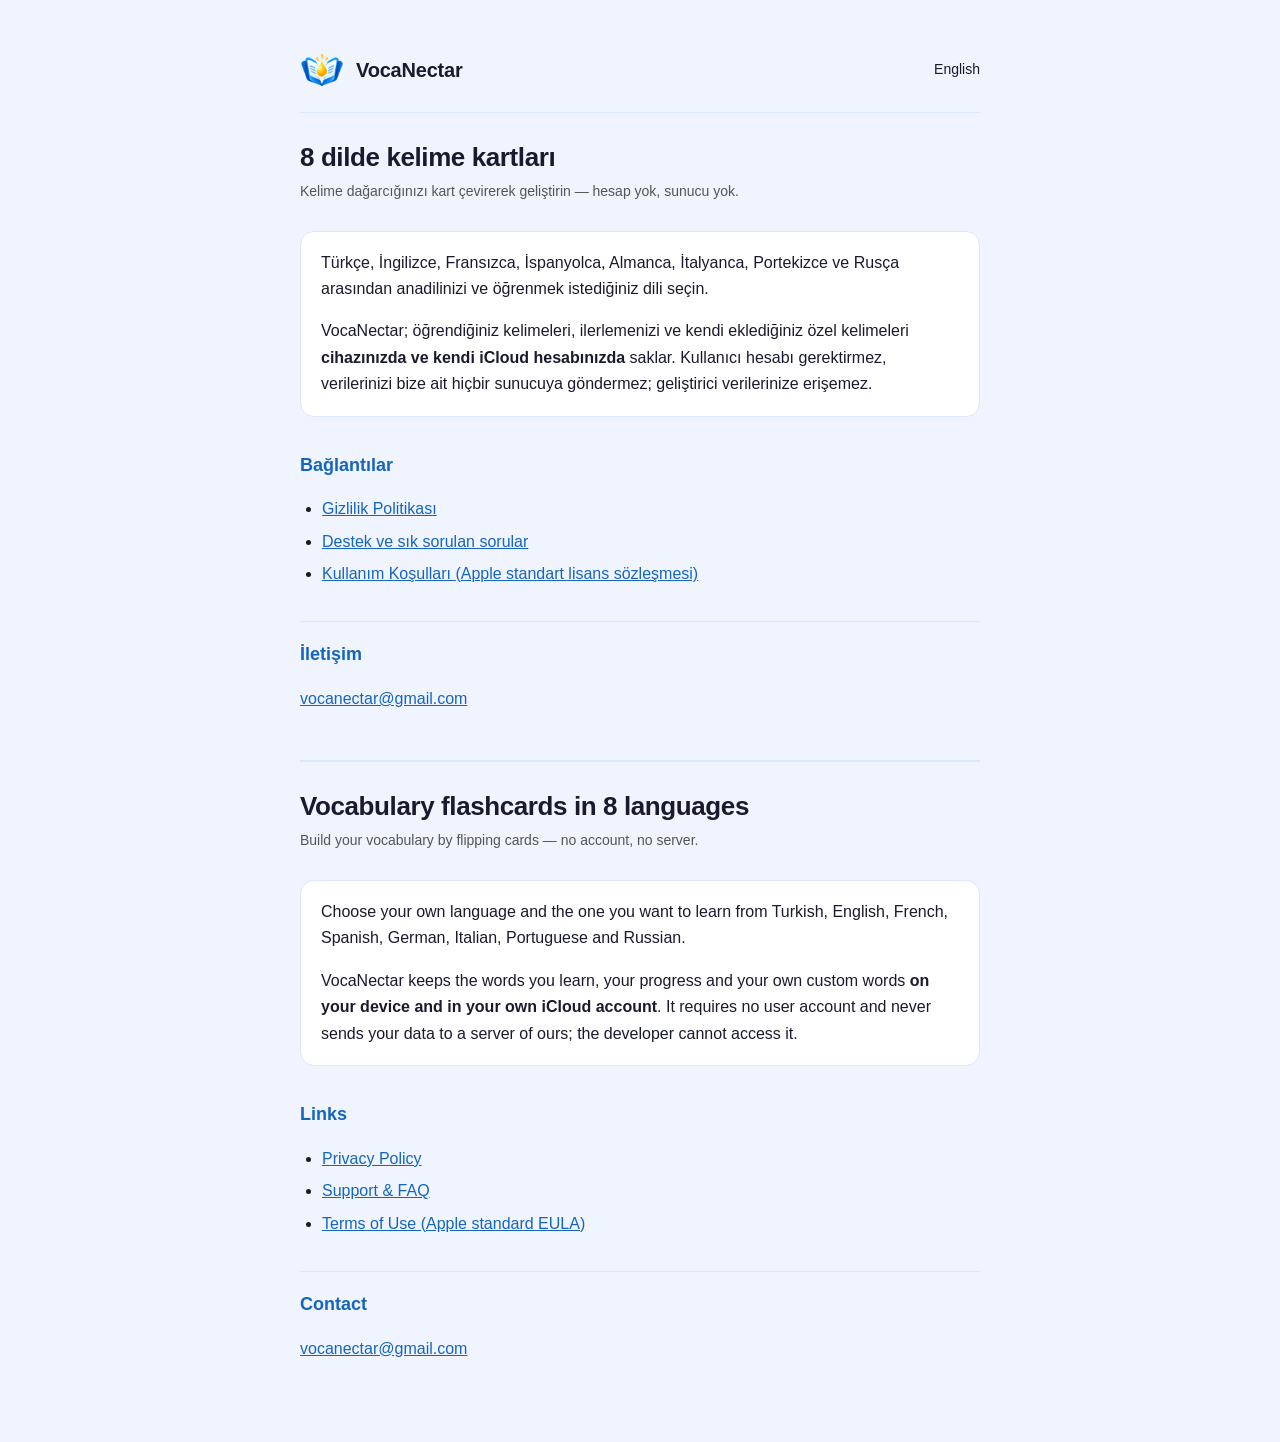
<file: langu/index.html>
<!doctype html>
<html lang="tr">
<head>
<meta charset="utf-8">
<meta name="viewport" content="width=device-width, initial-scale=1">
<title>VocaNectar — 8 Dilde Kelime Kartları</title>
<meta name="description" content="VocaNectar, 8 dilde kelime dağarcığınızı kart yöntemiyle geliştiren bir mobil uygulamadır. Verileriniz cihazınızda ve kendi iCloud hesabınızda saklanır.">
<link rel="alternate" hreflang="tr" href="index.html">
<link rel="alternate" hreflang="en" href="en/index.html">
<link rel="icon" type="image/png" href="logo.png">
<link rel="stylesheet" href="style.css">
</head>
<body>
<div class="wrap">

<header class="brand">
  <img class="mark" src="logo.png" alt="" width="44" height="44">
  <span class="brand-name">VocaNectar</span>
  <a class="lang-switch" href="en/index.html" hreflang="en" lang="en">English</a>
</header>

<h1>8 dilde kelime kartları</h1>
<p class="meta">Kelime dağarcığınızı kart çevirerek geliştirin — hesap yok, sunucu yok.</p>

<div class="card">
  <p>Türkçe, İngilizce, Fransızca, İspanyolca, Almanca, İtalyanca, Portekizce ve
  Rusça arasından anadilinizi ve öğrenmek istediğiniz dili seçin.</p>
  <p>VocaNectar; öğrendiğiniz kelimeleri, ilerlemenizi ve kendi eklediğiniz özel
  kelimeleri <strong>cihazınızda ve kendi iCloud hesabınızda</strong> saklar.
  Kullanıcı hesabı gerektirmez, verilerinizi bize ait hiçbir sunucuya göndermez;
  geliştirici verilerinize erişemez.</p>
</div>

<h2>Bağlantılar</h2>
<ul>
  <li><a href="privacy.html">Gizlilik Politikası</a></li>
  <li><a href="support.html">Destek ve sık sorulan sorular</a></li>
  <li><a href="https://www.apple.com/legal/internet-services/itunes/dev/stdeula/">Kullanım Koşulları (Apple standart lisans sözleşmesi)</a></li>
</ul>

<h2>İletişim</h2>
<p><a href="mailto:vocanectar@gmail.com">vocanectar@gmail.com</a></p>

<div class="lang-sep" lang="en">
<h1>Vocabulary flashcards in 8 languages</h1>
<p class="meta">Build your vocabulary by flipping cards — no account, no server.</p>

<div class="card">
  <p>Choose your own language and the one you want to learn from Turkish, English,
  French, Spanish, German, Italian, Portuguese and Russian.</p>
  <p>VocaNectar keeps the words you learn, your progress and your own custom words
  <strong>on your device and in your own iCloud account</strong>. It requires no user
  account and never sends your data to a server of ours; the developer cannot access
  it.</p>
</div>

<h2>Links</h2>
<ul>
  <li><a href="privacy.html">Privacy Policy</a></li>
  <li><a href="support.html">Support &amp; FAQ</a></li>
  <li><a href="https://www.apple.com/legal/internet-services/itunes/dev/stdeula/">Terms of Use (Apple standard EULA)</a></li>
</ul>

<h2>Contact</h2>
<p><a href="mailto:vocanectar@gmail.com">vocanectar@gmail.com</a></p>
</div>

</div>
</body>
</html>
</file>
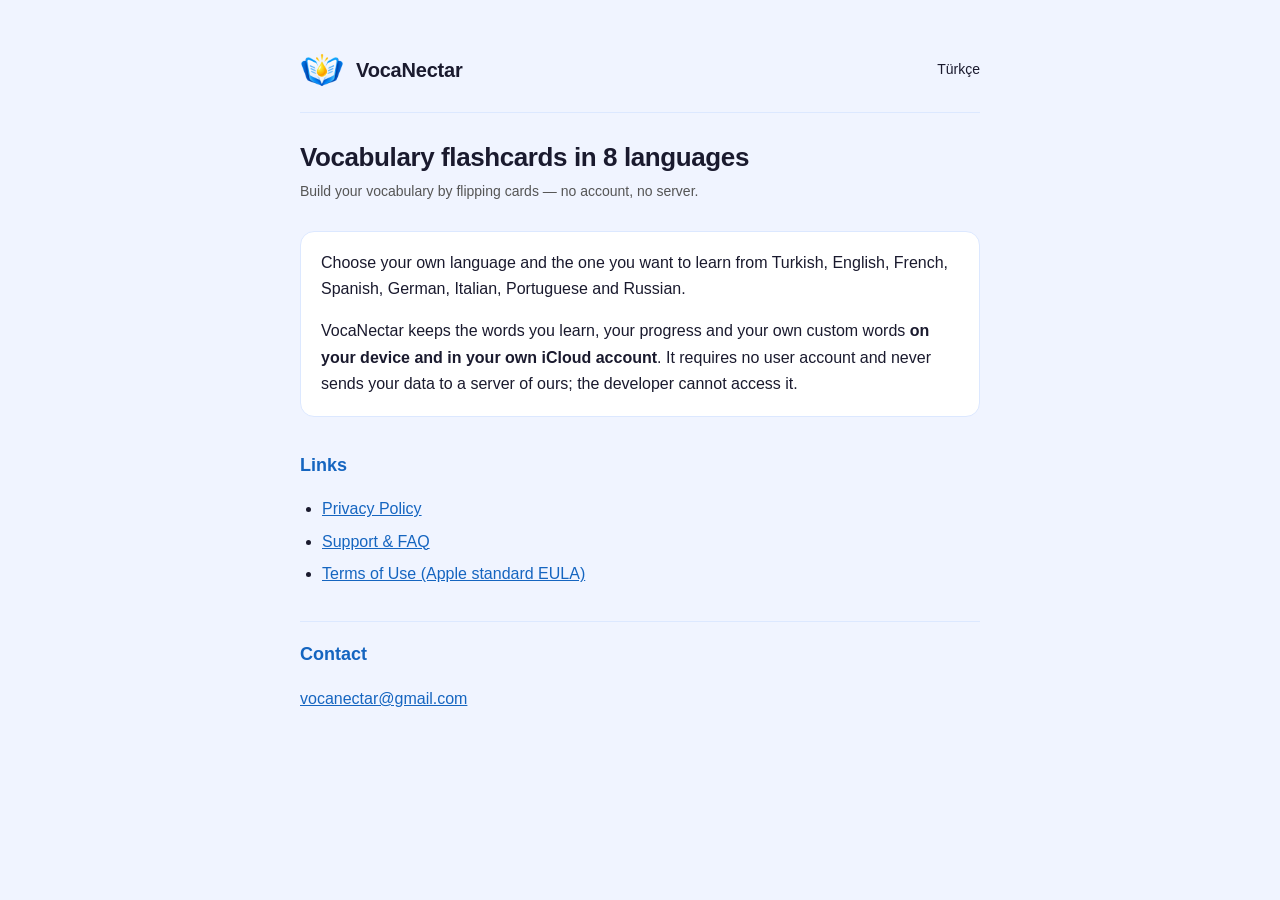
<file: langu/en/index.html>
<!doctype html>
<html lang="en">
<head>
<meta charset="utf-8">
<meta name="viewport" content="width=device-width, initial-scale=1">
<title>VocaNectar — Vocabulary Flashcards in 8 Languages</title>
<meta name="description" content="VocaNectar is a mobile app that builds your vocabulary in 8 languages with flashcards. Your data stays on your device and in your own iCloud account.">
<link rel="alternate" hreflang="tr" href="../index.html">
<link rel="alternate" hreflang="en" href="index.html">
<link rel="icon" type="image/png" href="../logo.png">
<link rel="stylesheet" href="../style.css">
</head>
<body>
<div class="wrap">

<header class="brand">
  <img class="mark" src="../logo.png" alt="" width="44" height="44">
  <span class="brand-name">VocaNectar</span>
  <a class="lang-switch" href="../index.html" hreflang="tr" lang="tr">Türkçe</a>
</header>

<h1>Vocabulary flashcards in 8 languages</h1>
<p class="meta">Build your vocabulary by flipping cards — no account, no server.</p>

<div class="card">
  <p>Choose your own language and the one you want to learn from Turkish, English,
  French, Spanish, German, Italian, Portuguese and Russian.</p>
  <p>VocaNectar keeps the words you learn, your progress and your own custom words
  <strong>on your device and in your own iCloud account</strong>. It requires no user
  account and never sends your data to a server of ours; the developer cannot access
  it.</p>
</div>

<h2>Links</h2>
<ul>
  <li><a href="privacy.html">Privacy Policy</a></li>
  <li><a href="support.html">Support &amp; FAQ</a></li>
  <li><a href="https://www.apple.com/legal/internet-services/itunes/dev/stdeula/">Terms of Use (Apple standard EULA)</a></li>
</ul>

<h2>Contact</h2>
<p><a href="mailto:vocanectar@gmail.com">vocanectar@gmail.com</a></p>

</div>
</body>
</html>
</file>
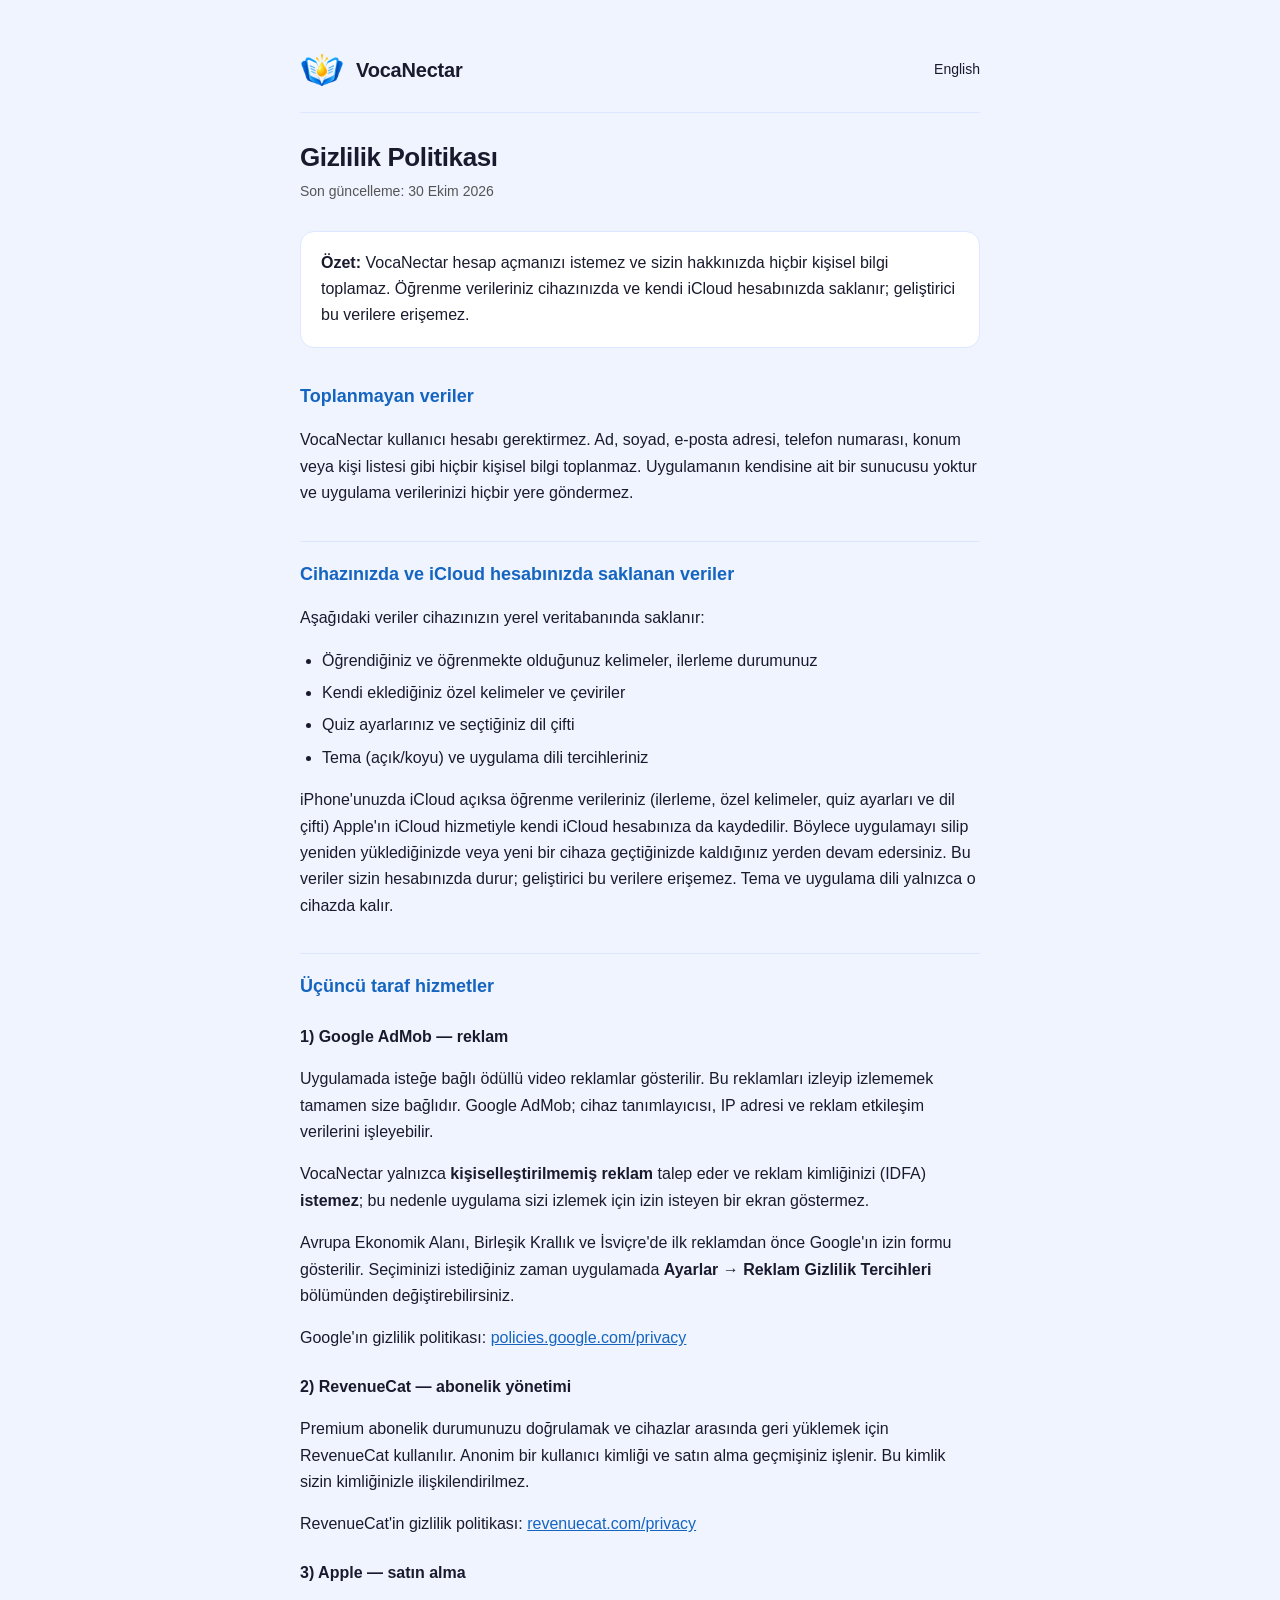
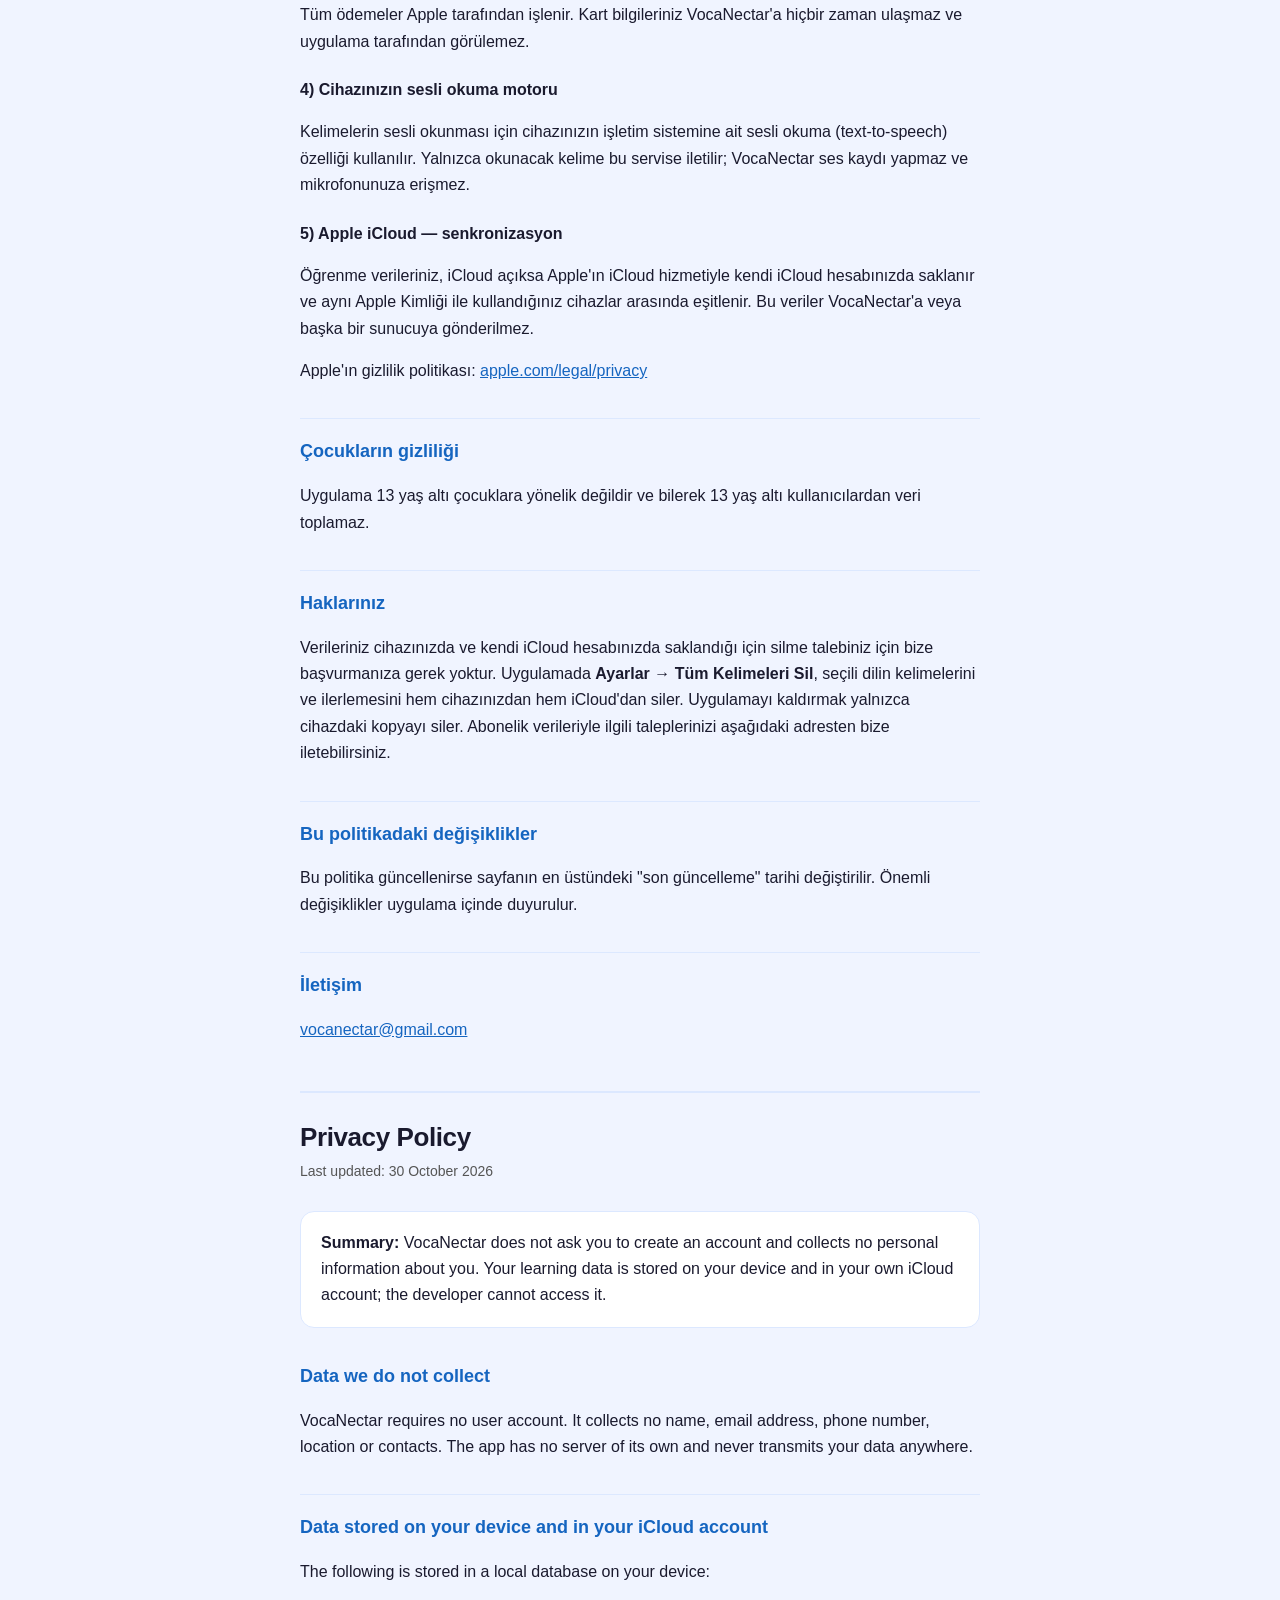
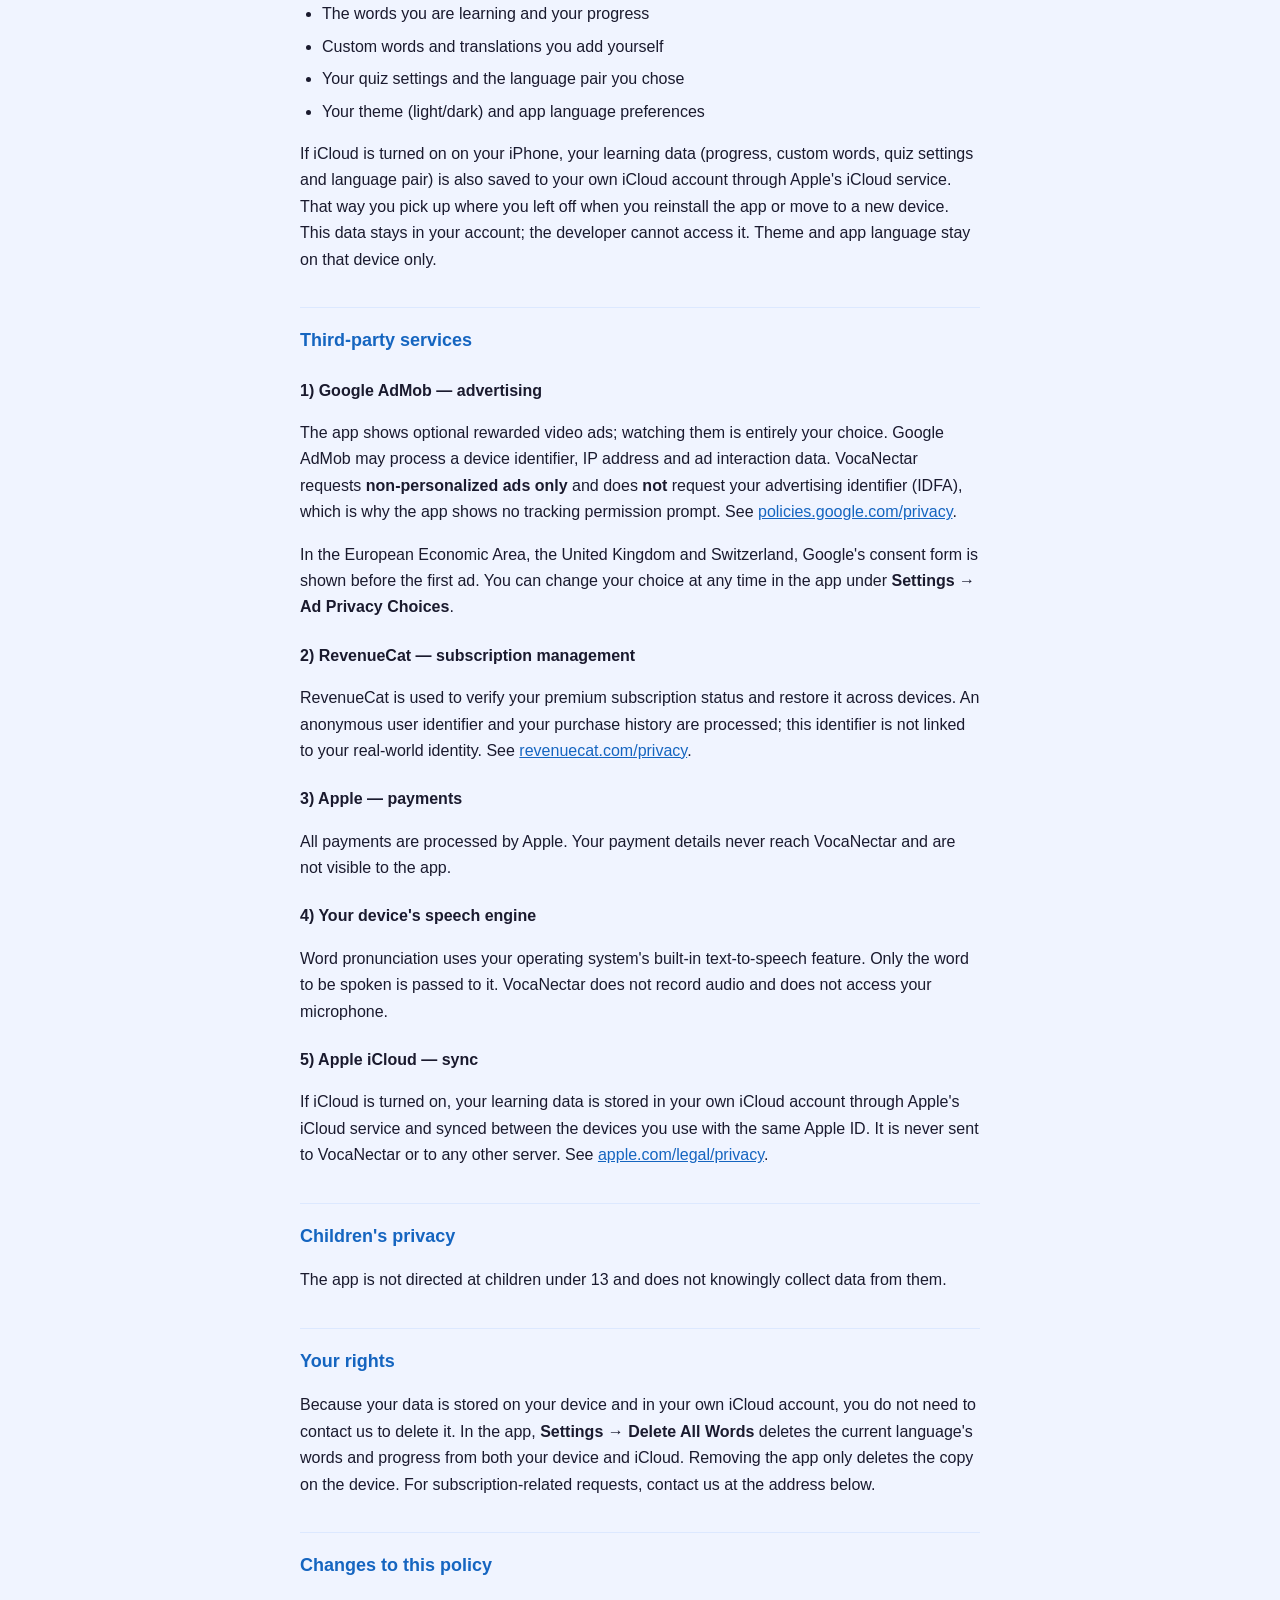
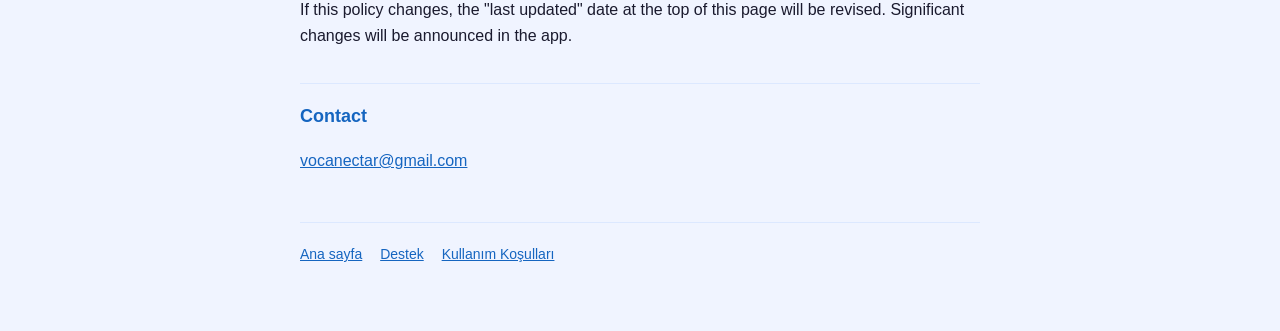
<file: langu/privacy.html>
<!doctype html>
<html lang="tr">
<head>
<meta charset="utf-8">
<meta name="viewport" content="width=device-width, initial-scale=1">
<title>Gizlilik Politikası — VocaNectar</title>
<link rel="alternate" hreflang="tr" href="privacy.html">
<link rel="alternate" hreflang="en" href="en/privacy.html">
<link rel="icon" type="image/png" href="logo.png">
<link rel="stylesheet" href="style.css">
</head>
<body>
<div class="wrap">

<header class="brand">
  <img class="mark" src="logo.png" alt="" width="44" height="44">
  <a href="index.html"><span class="brand-name">VocaNectar</span></a>
  <a class="lang-switch" href="en/privacy.html" hreflang="en" lang="en">English</a>
</header>

<h1>Gizlilik Politikası</h1>
<p class="meta">Son güncelleme: 30 Ekim 2026</p>

<div class="card">
  <p><strong>Özet:</strong> VocaNectar hesap açmanızı istemez ve sizin hakkınızda
  hiçbir kişisel bilgi toplamaz. Öğrenme verileriniz cihazınızda ve kendi iCloud
  hesabınızda saklanır; geliştirici bu verilere erişemez.</p>
</div>

<h2>Toplanmayan veriler</h2>
<p>VocaNectar kullanıcı hesabı gerektirmez. Ad, soyad, e-posta adresi, telefon
numarası, konum veya kişi listesi gibi hiçbir kişisel bilgi toplanmaz. Uygulamanın
kendisine ait bir sunucusu yoktur ve uygulama verilerinizi hiçbir yere göndermez.</p>

<h2>Cihazınızda ve iCloud hesabınızda saklanan veriler</h2>
<p>Aşağıdaki veriler cihazınızın yerel veritabanında saklanır:</p>
<ul>
  <li>Öğrendiğiniz ve öğrenmekte olduğunuz kelimeler, ilerleme durumunuz</li>
  <li>Kendi eklediğiniz özel kelimeler ve çeviriler</li>
  <li>Quiz ayarlarınız ve seçtiğiniz dil çifti</li>
  <li>Tema (açık/koyu) ve uygulama dili tercihleriniz</li>
</ul>
<p>iPhone'unuzda iCloud açıksa öğrenme verileriniz (ilerleme, özel kelimeler, quiz
ayarları ve dil çifti) Apple'ın iCloud hizmetiyle kendi iCloud hesabınıza da
kaydedilir. Böylece uygulamayı silip yeniden yüklediğinizde veya yeni bir cihaza
geçtiğinizde kaldığınız yerden devam edersiniz. Bu veriler sizin hesabınızda durur;
geliştirici bu verilere erişemez. Tema ve uygulama dili yalnızca o cihazda kalır.</p>

<h2>Üçüncü taraf hizmetler</h2>

<h3>1) Google AdMob — reklam</h3>
<p>Uygulamada isteğe bağlı ödüllü video reklamlar gösterilir. Bu reklamları
izleyip izlememek tamamen size bağlıdır. Google AdMob; cihaz tanımlayıcısı,
IP adresi ve reklam etkileşim verilerini işleyebilir.</p>
<p>VocaNectar yalnızca <strong>kişiselleştirilmemiş reklam</strong> talep eder ve
reklam kimliğinizi (IDFA) <strong>istemez</strong>; bu nedenle uygulama sizi
izlemek için izin isteyen bir ekran göstermez.</p>
<p>Avrupa Ekonomik Alanı, Birleşik Krallık ve İsviçre'de ilk reklamdan önce
Google'ın izin formu gösterilir. Seçiminizi istediğiniz zaman uygulamada
<strong>Ayarlar → Reklam Gizlilik Tercihleri</strong> bölümünden
değiştirebilirsiniz.</p>
<p>Google'ın gizlilik politikası:
<a href="https://policies.google.com/privacy">policies.google.com/privacy</a></p>

<h3>2) RevenueCat — abonelik yönetimi</h3>
<p>Premium abonelik durumunuzu doğrulamak ve cihazlar arasında geri yüklemek için
RevenueCat kullanılır. Anonim bir kullanıcı kimliği ve satın alma geçmişiniz
işlenir. Bu kimlik sizin kimliğinizle ilişkilendirilmez.</p>
<p>RevenueCat'in gizlilik politikası:
<a href="https://www.revenuecat.com/privacy">revenuecat.com/privacy</a></p>

<h3>3) Apple — satın alma</h3>
<p>Tüm ödemeler Apple tarafından işlenir. Kart bilgileriniz VocaNectar'a hiçbir
zaman ulaşmaz ve uygulama tarafından görülemez.</p>

<h3>4) Cihazınızın sesli okuma motoru</h3>
<p>Kelimelerin sesli okunması için cihazınızın işletim sistemine ait sesli okuma
(text-to-speech) özelliği kullanılır. Yalnızca okunacak kelime bu servise
iletilir; VocaNectar ses kaydı yapmaz ve mikrofonunuza erişmez.</p>

<h3>5) Apple iCloud — senkronizasyon</h3>
<p>Öğrenme verileriniz, iCloud açıksa Apple'ın iCloud hizmetiyle kendi iCloud
hesabınızda saklanır ve aynı Apple Kimliği ile kullandığınız cihazlar arasında
eşitlenir. Bu veriler VocaNectar'a veya başka bir sunucuya gönderilmez.</p>
<p>Apple'ın gizlilik politikası:
<a href="https://www.apple.com/legal/privacy/">apple.com/legal/privacy</a></p>

<h2>Çocukların gizliliği</h2>
<p>Uygulama 13 yaş altı çocuklara yönelik değildir ve bilerek 13 yaş altı
kullanıcılardan veri toplamaz.</p>

<h2>Haklarınız</h2>
<p>Verileriniz cihazınızda ve kendi iCloud hesabınızda saklandığı için silme
talebiniz için bize başvurmanıza gerek yoktur. Uygulamada
<strong>Ayarlar → Tüm Kelimeleri Sil</strong>, seçili dilin kelimelerini ve
ilerlemesini hem cihazınızdan hem iCloud'dan siler. Uygulamayı kaldırmak yalnızca
cihazdaki kopyayı siler.
Abonelik verileriyle ilgili taleplerinizi aşağıdaki adresten bize iletebilirsiniz.</p>

<h2>Bu politikadaki değişiklikler</h2>
<p>Bu politika güncellenirse sayfanın en üstündeki "son güncelleme" tarihi
değiştirilir. Önemli değişiklikler uygulama içinde duyurulur.</p>

<h2>İletişim</h2>
<p><a href="mailto:vocanectar@gmail.com">vocanectar@gmail.com</a></p>

<!-- ------------------------------------------------------------------ -->

<div class="lang-sep" lang="en">
<h1>Privacy Policy</h1>
<p class="meta">Last updated: 30 October 2026</p>

<div class="card">
  <p><strong>Summary:</strong> VocaNectar does not ask you to create an account and
  collects no personal information about you. Your learning data is stored on your
  device and in your own iCloud account; the developer cannot access it.</p>
</div>

<h2>Data we do not collect</h2>
<p>VocaNectar requires no user account. It collects no name, email address, phone
number, location or contacts. The app has no server of its own and never transmits
your data anywhere.</p>

<h2>Data stored on your device and in your iCloud account</h2>
<p>The following is stored in a local database on your device:</p>
<ul>
  <li>The words you are learning and your progress</li>
  <li>Custom words and translations you add yourself</li>
  <li>Your quiz settings and the language pair you chose</li>
  <li>Your theme (light/dark) and app language preferences</li>
</ul>
<p>If iCloud is turned on on your iPhone, your learning data (progress, custom words,
quiz settings and language pair) is also saved to your own iCloud account through
Apple's iCloud service. That way you pick up where you left off when you reinstall
the app or move to a new device. This data stays in your account; the developer
cannot access it. Theme and app language stay on that device only.</p>

<h2>Third-party services</h2>

<h3>1) Google AdMob — advertising</h3>
<p>The app shows optional rewarded video ads; watching them is entirely your choice.
Google AdMob may process a device identifier, IP address and ad interaction data.
VocaNectar requests <strong>non-personalized ads only</strong> and does
<strong>not</strong> request your advertising identifier (IDFA), which is why the
app shows no tracking permission prompt.
See <a href="https://policies.google.com/privacy">policies.google.com/privacy</a>.</p>
<p>In the European Economic Area, the United Kingdom and Switzerland, Google's
consent form is shown before the first ad. You can change your choice at any time
in the app under <strong>Settings → Ad Privacy Choices</strong>.</p>

<h3>2) RevenueCat — subscription management</h3>
<p>RevenueCat is used to verify your premium subscription status and restore it
across devices. An anonymous user identifier and your purchase history are
processed; this identifier is not linked to your real-world identity.
See <a href="https://www.revenuecat.com/privacy">revenuecat.com/privacy</a>.</p>

<h3>3) Apple — payments</h3>
<p>All payments are processed by Apple. Your payment details never reach
VocaNectar and are not visible to the app.</p>

<h3>4) Your device's speech engine</h3>
<p>Word pronunciation uses your operating system's built-in text-to-speech feature.
Only the word to be spoken is passed to it. VocaNectar does not record audio and
does not access your microphone.</p>

<h3>5) Apple iCloud — sync</h3>
<p>If iCloud is turned on, your learning data is stored in your own iCloud account
through Apple's iCloud service and synced between the devices you use with the same
Apple ID. It is never sent to VocaNectar or to any other server.
See <a href="https://www.apple.com/legal/privacy/">apple.com/legal/privacy</a>.</p>

<h2>Children's privacy</h2>
<p>The app is not directed at children under 13 and does not knowingly collect
data from them.</p>

<h2>Your rights</h2>
<p>Because your data is stored on your device and in your own iCloud account, you
do not need to contact us to delete it. In the app,
<strong>Settings → Delete All Words</strong> deletes the current language's words and
progress from both your device and iCloud. Removing the app only deletes the copy on
the device. For subscription-related requests, contact us at the address below.</p>

<h2>Changes to this policy</h2>
<p>If this policy changes, the "last updated" date at the top of this page will be
revised. Significant changes will be announced in the app.</p>

<h2>Contact</h2>
<p><a href="mailto:vocanectar@gmail.com">vocanectar@gmail.com</a></p>
</div>

<footer>
  <a href="index.html">Ana sayfa</a>
  <a href="support.html">Destek</a>
  <a href="https://www.apple.com/legal/internet-services/itunes/dev/stdeula/">Kullanım Koşulları</a>
</footer>

</div>
</body>
</html>
</file>
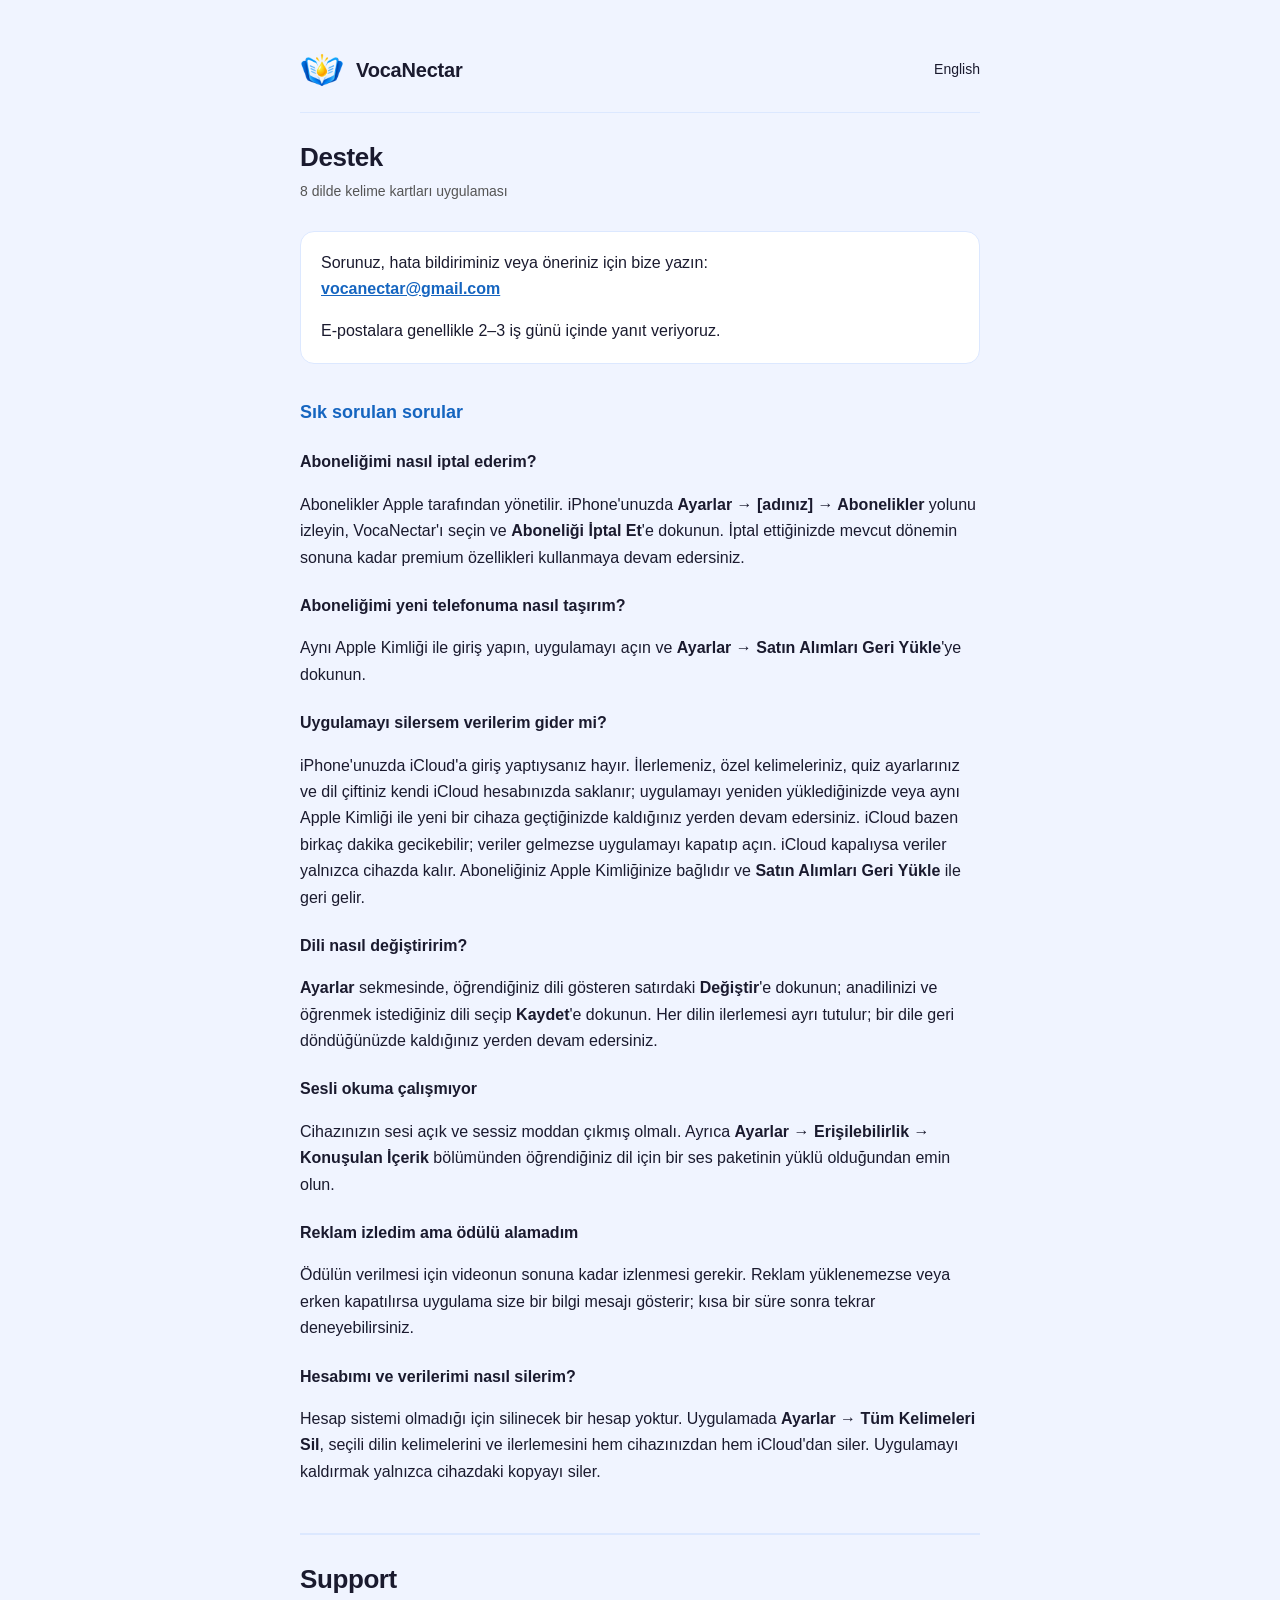
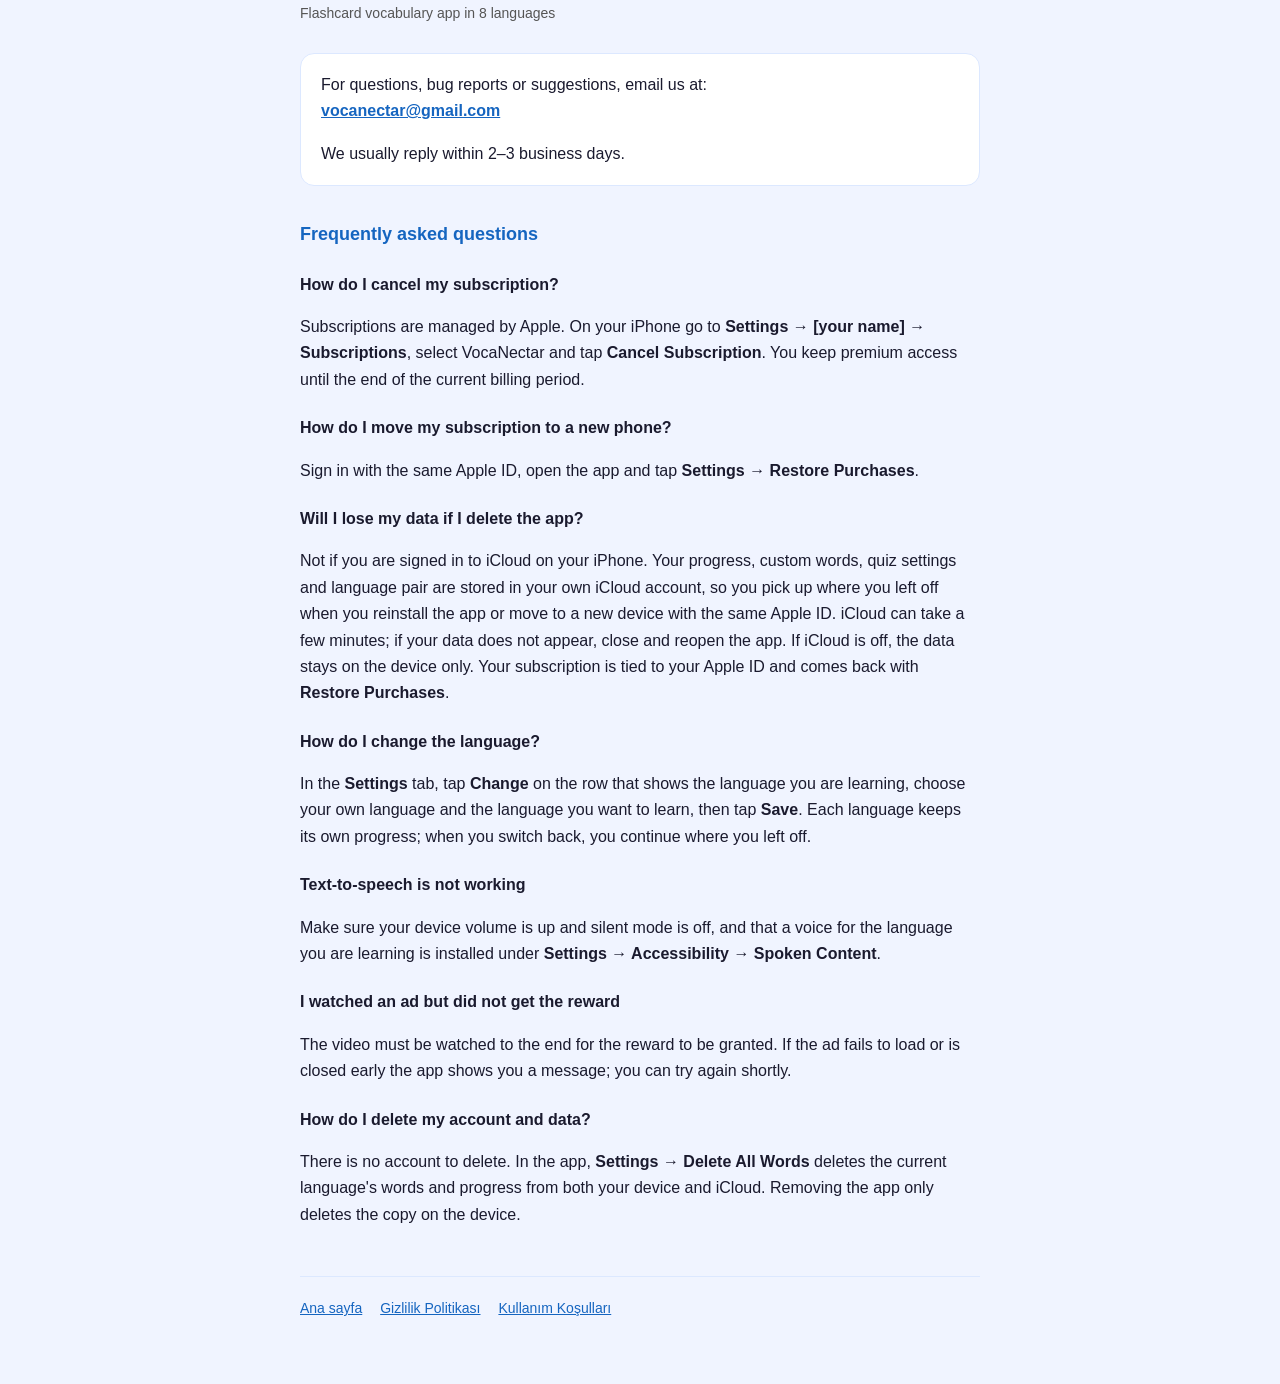
<file: langu/support.html>
<!doctype html>
<html lang="tr">
<head>
<meta charset="utf-8">
<meta name="viewport" content="width=device-width, initial-scale=1">
<title>Destek — VocaNectar</title>
<link rel="alternate" hreflang="tr" href="support.html">
<link rel="alternate" hreflang="en" href="en/support.html">
<link rel="icon" type="image/png" href="logo.png">
<link rel="stylesheet" href="style.css">
</head>
<body>
<div class="wrap">

<header class="brand">
  <img class="mark" src="logo.png" alt="" width="44" height="44">
  <a href="index.html"><span class="brand-name">VocaNectar</span></a>
  <a class="lang-switch" href="en/support.html" hreflang="en" lang="en">English</a>
</header>

<h1>Destek</h1>
<p class="meta">8 dilde kelime kartları uygulaması</p>

<div class="card">
  <p>Sorunuz, hata bildiriminiz veya öneriniz için bize yazın:<br>
  <a href="mailto:vocanectar@gmail.com"><strong>vocanectar@gmail.com</strong></a></p>
  <p>E-postalara genellikle 2–3 iş günü içinde yanıt veriyoruz.</p>
</div>

<h2>Sık sorulan sorular</h2>

<h3>Aboneliğimi nasıl iptal ederim?</h3>
<p>Abonelikler Apple tarafından yönetilir. iPhone'unuzda
<strong>Ayarlar → [adınız] → Abonelikler</strong> yolunu izleyin, VocaNectar'ı
seçin ve <strong>Aboneliği İptal Et</strong>'e dokunun. İptal ettiğinizde mevcut
dönemin sonuna kadar premium özellikleri kullanmaya devam edersiniz.</p>

<h3>Aboneliğimi yeni telefonuma nasıl taşırım?</h3>
<p>Aynı Apple Kimliği ile giriş yapın, uygulamayı açın ve
<strong>Ayarlar → Satın Alımları Geri Yükle</strong>'ye dokunun.</p>

<h3>Uygulamayı silersem verilerim gider mi?</h3>
<p>iPhone'unuzda iCloud'a giriş yaptıysanız hayır. İlerlemeniz, özel kelimeleriniz,
quiz ayarlarınız ve dil çiftiniz kendi iCloud hesabınızda saklanır; uygulamayı
yeniden yüklediğinizde veya aynı Apple Kimliği ile yeni bir cihaza geçtiğinizde
kaldığınız yerden devam edersiniz. iCloud bazen birkaç dakika gecikebilir; veriler
gelmezse uygulamayı kapatıp açın. iCloud kapalıysa veriler yalnızca cihazda kalır.
Aboneliğiniz Apple Kimliğinize bağlıdır ve <strong>Satın Alımları Geri
Yükle</strong> ile geri gelir.</p>

<h3>Dili nasıl değiştiririm?</h3>
<p><strong>Ayarlar</strong> sekmesinde, öğrendiğiniz dili gösteren satırdaki
<strong>Değiştir</strong>'e dokunun; anadilinizi ve öğrenmek istediğiniz dili seçip
<strong>Kaydet</strong>'e dokunun. Her dilin ilerlemesi ayrı tutulur; bir dile geri
döndüğünüzde kaldığınız yerden devam edersiniz.</p>

<h3>Sesli okuma çalışmıyor</h3>
<p>Cihazınızın sesi açık ve sessiz moddan çıkmış olmalı. Ayrıca
<strong>Ayarlar → Erişilebilirlik → Konuşulan İçerik</strong> bölümünden
öğrendiğiniz dil için bir ses paketinin yüklü olduğundan emin olun.</p>

<h3>Reklam izledim ama ödülü alamadım</h3>
<p>Ödülün verilmesi için videonun sonuna kadar izlenmesi gerekir. Reklam
yüklenemezse veya erken kapatılırsa uygulama size bir bilgi mesajı gösterir;
kısa bir süre sonra tekrar deneyebilirsiniz.</p>

<h3>Hesabımı ve verilerimi nasıl silerim?</h3>
<p>Hesap sistemi olmadığı için silinecek bir hesap yoktur. Uygulamada
<strong>Ayarlar → Tüm Kelimeleri Sil</strong>, seçili dilin kelimelerini ve
ilerlemesini hem cihazınızdan hem iCloud'dan siler. Uygulamayı kaldırmak yalnızca
cihazdaki kopyayı siler.</p>

<!-- ------------------------------------------------------------------ -->

<div class="lang-sep" lang="en">
<h1>Support</h1>
<p class="meta">Flashcard vocabulary app in 8 languages</p>

<div class="card">
  <p>For questions, bug reports or suggestions, email us at:<br>
  <a href="mailto:vocanectar@gmail.com"><strong>vocanectar@gmail.com</strong></a></p>
  <p>We usually reply within 2–3 business days.</p>
</div>

<h2>Frequently asked questions</h2>

<h3>How do I cancel my subscription?</h3>
<p>Subscriptions are managed by Apple. On your iPhone go to
<strong>Settings → [your name] → Subscriptions</strong>, select VocaNectar and tap
<strong>Cancel Subscription</strong>. You keep premium access until the end of the
current billing period.</p>

<h3>How do I move my subscription to a new phone?</h3>
<p>Sign in with the same Apple ID, open the app and tap
<strong>Settings → Restore Purchases</strong>.</p>

<h3>Will I lose my data if I delete the app?</h3>
<p>Not if you are signed in to iCloud on your iPhone. Your progress, custom words,
quiz settings and language pair are stored in your own iCloud account, so you pick up
where you left off when you reinstall the app or move to a new device with the same
Apple ID. iCloud can take a few minutes; if your data does not appear, close and
reopen the app. If iCloud is off, the data stays on the device only. Your
subscription is tied to your Apple ID and comes back with
<strong>Restore Purchases</strong>.</p>

<h3>How do I change the language?</h3>
<p>In the <strong>Settings</strong> tab, tap <strong>Change</strong> on the row that
shows the language you are learning, choose your own language and the language you
want to learn, then tap <strong>Save</strong>. Each language keeps its own progress;
when you switch back, you continue where you left off.</p>

<h3>Text-to-speech is not working</h3>
<p>Make sure your device volume is up and silent mode is off, and that a voice for
the language you are learning is installed under
<strong>Settings → Accessibility → Spoken Content</strong>.</p>

<h3>I watched an ad but did not get the reward</h3>
<p>The video must be watched to the end for the reward to be granted. If the ad
fails to load or is closed early the app shows you a message; you can try again
shortly.</p>

<h3>How do I delete my account and data?</h3>
<p>There is no account to delete. In the app, <strong>Settings → Delete All
Words</strong> deletes the current language's words and progress from both your
device and iCloud. Removing the app only deletes the copy on the device.</p>
</div>

<footer>
  <a href="index.html">Ana sayfa</a>
  <a href="privacy.html">Gizlilik Politikası</a>
  <a href="https://www.apple.com/legal/internet-services/itunes/dev/stdeula/">Kullanım Koşulları</a>
</footer>

</div>
</body>
</html>
</file>
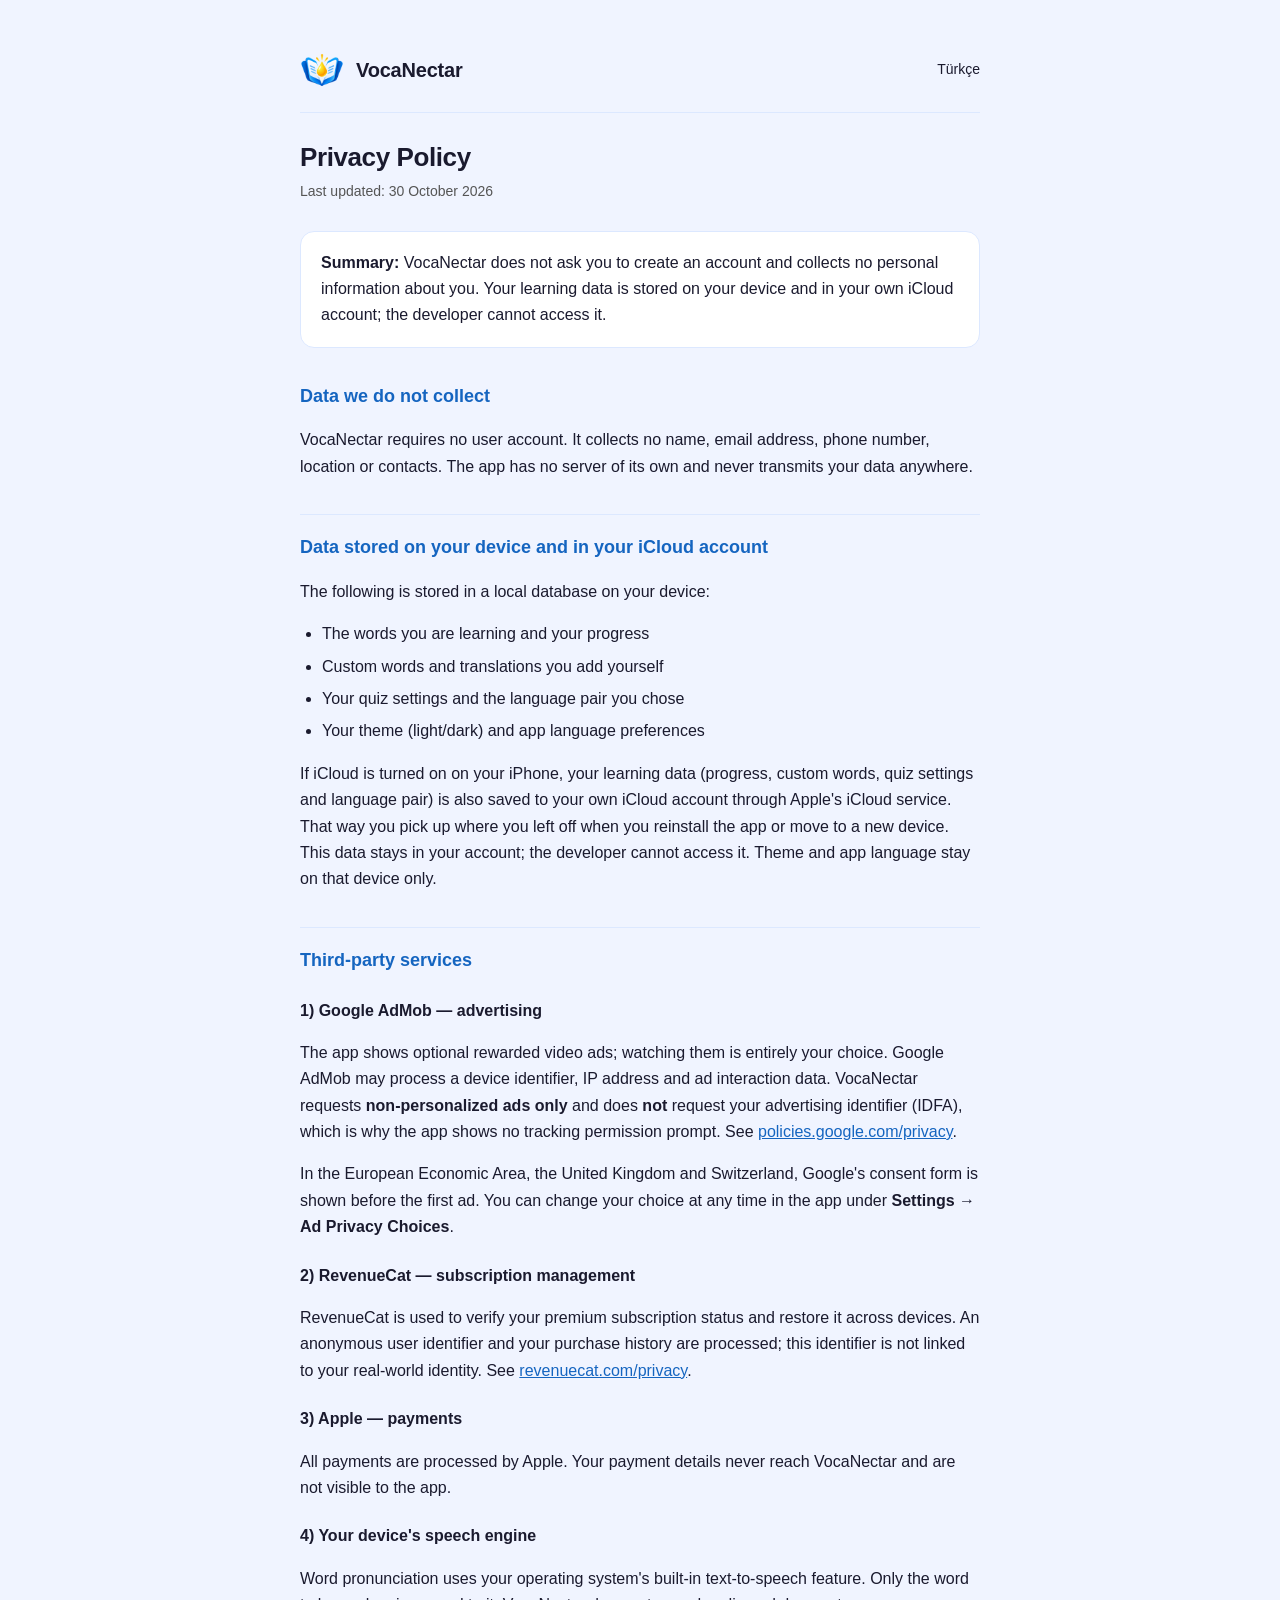
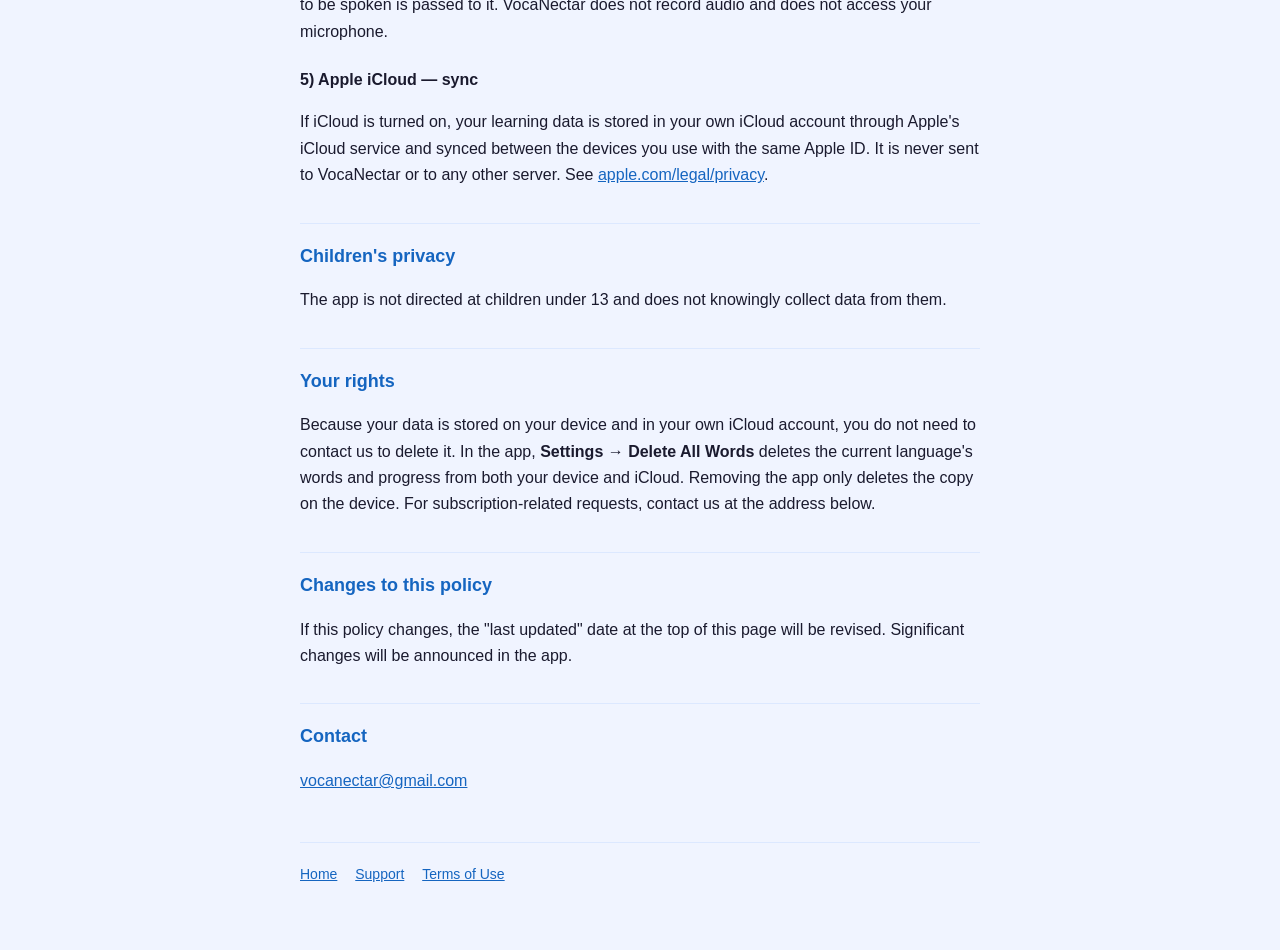
<file: langu/en/privacy.html>
<!doctype html>
<html lang="en">
<head>
<meta charset="utf-8">
<meta name="viewport" content="width=device-width, initial-scale=1">
<title>Privacy Policy — VocaNectar</title>
<link rel="alternate" hreflang="tr" href="../privacy.html">
<link rel="alternate" hreflang="en" href="privacy.html">
<link rel="icon" type="image/png" href="../logo.png">
<link rel="stylesheet" href="../style.css">
</head>
<body>
<div class="wrap">

<header class="brand">
  <img class="mark" src="../logo.png" alt="" width="44" height="44">
  <a href="index.html"><span class="brand-name">VocaNectar</span></a>
  <a class="lang-switch" href="../privacy.html" hreflang="tr" lang="tr">Türkçe</a>
</header>

<h1>Privacy Policy</h1>
<p class="meta">Last updated: 30 October 2026</p>

<div class="card">
  <p><strong>Summary:</strong> VocaNectar does not ask you to create an account and
  collects no personal information about you. Your learning data is stored on your
  device and in your own iCloud account; the developer cannot access it.</p>
</div>

<h2>Data we do not collect</h2>
<p>VocaNectar requires no user account. It collects no name, email address, phone
number, location or contacts. The app has no server of its own and never transmits
your data anywhere.</p>

<h2>Data stored on your device and in your iCloud account</h2>
<p>The following is stored in a local database on your device:</p>
<ul>
  <li>The words you are learning and your progress</li>
  <li>Custom words and translations you add yourself</li>
  <li>Your quiz settings and the language pair you chose</li>
  <li>Your theme (light/dark) and app language preferences</li>
</ul>
<p>If iCloud is turned on on your iPhone, your learning data (progress, custom words,
quiz settings and language pair) is also saved to your own iCloud account through
Apple's iCloud service. That way you pick up where you left off when you reinstall
the app or move to a new device. This data stays in your account; the developer
cannot access it. Theme and app language stay on that device only.</p>

<h2>Third-party services</h2>

<h3>1) Google AdMob — advertising</h3>
<p>The app shows optional rewarded video ads; watching them is entirely your choice.
Google AdMob may process a device identifier, IP address and ad interaction data.
VocaNectar requests <strong>non-personalized ads only</strong> and does
<strong>not</strong> request your advertising identifier (IDFA), which is why the
app shows no tracking permission prompt.
See <a href="https://policies.google.com/privacy">policies.google.com/privacy</a>.</p>
<p>In the European Economic Area, the United Kingdom and Switzerland, Google's
consent form is shown before the first ad. You can change your choice at any time
in the app under <strong>Settings → Ad Privacy Choices</strong>.</p>

<h3>2) RevenueCat — subscription management</h3>
<p>RevenueCat is used to verify your premium subscription status and restore it
across devices. An anonymous user identifier and your purchase history are
processed; this identifier is not linked to your real-world identity.
See <a href="https://www.revenuecat.com/privacy">revenuecat.com/privacy</a>.</p>

<h3>3) Apple — payments</h3>
<p>All payments are processed by Apple. Your payment details never reach
VocaNectar and are not visible to the app.</p>

<h3>4) Your device's speech engine</h3>
<p>Word pronunciation uses your operating system's built-in text-to-speech feature.
Only the word to be spoken is passed to it. VocaNectar does not record audio and
does not access your microphone.</p>

<h3>5) Apple iCloud — sync</h3>
<p>If iCloud is turned on, your learning data is stored in your own iCloud account
through Apple's iCloud service and synced between the devices you use with the same
Apple ID. It is never sent to VocaNectar or to any other server.
See <a href="https://www.apple.com/legal/privacy/">apple.com/legal/privacy</a>.</p>

<h2>Children's privacy</h2>
<p>The app is not directed at children under 13 and does not knowingly collect
data from them.</p>

<h2>Your rights</h2>
<p>Because your data is stored on your device and in your own iCloud account, you
do not need to contact us to delete it. In the app,
<strong>Settings → Delete All Words</strong> deletes the current language's words and
progress from both your device and iCloud. Removing the app only deletes the copy on
the device. For subscription-related requests, contact us at the address below.</p>

<h2>Changes to this policy</h2>
<p>If this policy changes, the "last updated" date at the top of this page will be
revised. Significant changes will be announced in the app.</p>

<h2>Contact</h2>
<p><a href="mailto:vocanectar@gmail.com">vocanectar@gmail.com</a></p>

<footer>
  <a href="index.html">Home</a>
  <a href="support.html">Support</a>
  <a href="https://www.apple.com/legal/internet-services/itunes/dev/stdeula/">Terms of Use</a>
</footer>

</div>
</body>
</html>
</file>
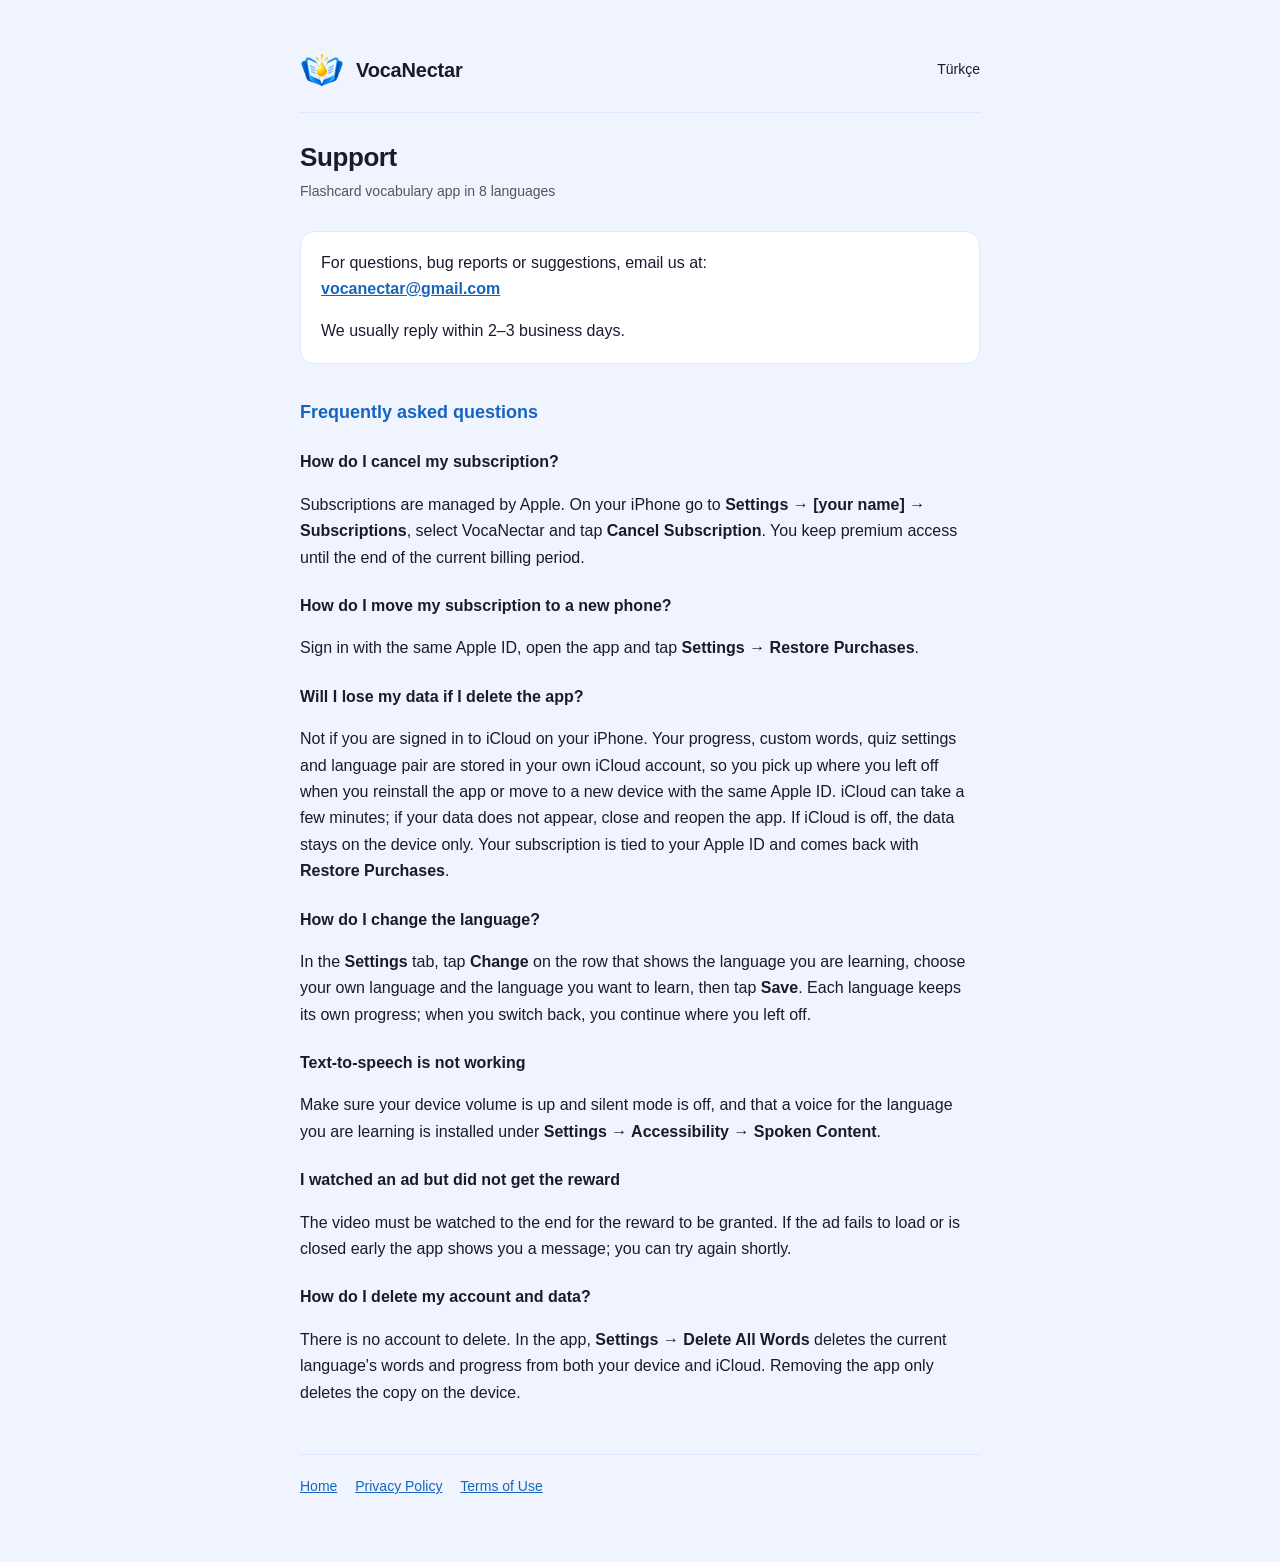
<file: langu/en/support.html>
<!doctype html>
<html lang="en">
<head>
<meta charset="utf-8">
<meta name="viewport" content="width=device-width, initial-scale=1">
<title>Support — VocaNectar</title>
<link rel="alternate" hreflang="tr" href="../support.html">
<link rel="alternate" hreflang="en" href="support.html">
<link rel="icon" type="image/png" href="../logo.png">
<link rel="stylesheet" href="../style.css">
</head>
<body>
<div class="wrap">

<header class="brand">
  <img class="mark" src="../logo.png" alt="" width="44" height="44">
  <a href="index.html"><span class="brand-name">VocaNectar</span></a>
  <a class="lang-switch" href="../support.html" hreflang="tr" lang="tr">Türkçe</a>
</header>

<h1>Support</h1>
<p class="meta">Flashcard vocabulary app in 8 languages</p>

<div class="card">
  <p>For questions, bug reports or suggestions, email us at:<br>
  <a href="mailto:vocanectar@gmail.com"><strong>vocanectar@gmail.com</strong></a></p>
  <p>We usually reply within 2–3 business days.</p>
</div>

<h2>Frequently asked questions</h2>

<h3>How do I cancel my subscription?</h3>
<p>Subscriptions are managed by Apple. On your iPhone go to
<strong>Settings → [your name] → Subscriptions</strong>, select VocaNectar and tap
<strong>Cancel Subscription</strong>. You keep premium access until the end of the
current billing period.</p>

<h3>How do I move my subscription to a new phone?</h3>
<p>Sign in with the same Apple ID, open the app and tap
<strong>Settings → Restore Purchases</strong>.</p>

<h3>Will I lose my data if I delete the app?</h3>
<p>Not if you are signed in to iCloud on your iPhone. Your progress, custom words,
quiz settings and language pair are stored in your own iCloud account, so you pick up
where you left off when you reinstall the app or move to a new device with the same
Apple ID. iCloud can take a few minutes; if your data does not appear, close and
reopen the app. If iCloud is off, the data stays on the device only. Your
subscription is tied to your Apple ID and comes back with
<strong>Restore Purchases</strong>.</p>

<h3>How do I change the language?</h3>
<p>In the <strong>Settings</strong> tab, tap <strong>Change</strong> on the row that
shows the language you are learning, choose your own language and the language you
want to learn, then tap <strong>Save</strong>. Each language keeps its own progress;
when you switch back, you continue where you left off.</p>

<h3>Text-to-speech is not working</h3>
<p>Make sure your device volume is up and silent mode is off, and that a voice for
the language you are learning is installed under
<strong>Settings → Accessibility → Spoken Content</strong>.</p>

<h3>I watched an ad but did not get the reward</h3>
<p>The video must be watched to the end for the reward to be granted. If the ad
fails to load or is closed early the app shows you a message; you can try again
shortly.</p>

<h3>How do I delete my account and data?</h3>
<p>There is no account to delete. In the app, <strong>Settings → Delete All
Words</strong> deletes the current language's words and progress from both your
device and iCloud. Removing the app only deletes the copy on the device.</p>

<footer>
  <a href="index.html">Home</a>
  <a href="privacy.html">Privacy Policy</a>
  <a href="https://www.apple.com/legal/internet-services/itunes/dev/stdeula/">Terms of Use</a>
</footer>

</div>
</body>
</html>
</file>
<file: langu/style.css>
/* VocaNectar legal/support pages — brand tokens from constants/theme.ts */
:root {
  --bg: #F0F4FF;
  --surface: #FFFFFF;
  --divider: #DCE8FF;
  --text: #1A1A2E;
  --text-muted: #555555;
  --primary: #1565C0;
  --gold: #FFD54F;
  --link: #1565C0;
}
@media (prefers-color-scheme: dark) {
  :root {
    --bg: #0F1117;
    --surface: #1A2233;
    --divider: #253350;
    --text: #E8EEFF;
    --text-muted: #8896B0;
    --primary: #90CAF9;
    --link: #90CAF9;
  }
}
* { box-sizing: border-box; }
body {
  margin: 0;
  padding: 0;
  background: var(--bg);
  color: var(--text);
  font: 16px/1.65 -apple-system, BlinkMacSystemFont, "Segoe UI", Roboto, Helvetica, Arial, sans-serif;
  -webkit-text-size-adjust: 100%;
}
.wrap {
  max-width: 720px;
  margin: 0 auto;
  padding: 24px 20px 64px;
}
header.brand {
  display: flex;
  align-items: center;
  gap: 12px;
  padding-block: 24px 20px;
  border-bottom: 1px solid var(--divider);
  margin-bottom: 28px;
}
.mark {
  width: 44px;
  height: 44px;
  flex: none;
  display: block;
}
.brand a { color: inherit; text-decoration: none; }
.brand-name { font-size: 20px; font-weight: 700; letter-spacing: -0.2px; }
h1 { font-size: 26px; line-height: 1.25; margin: 0 0 6px; letter-spacing: -0.4px; }
h2 {
  font-size: 18px;
  margin: 34px 0 10px;
  padding-top: 18px;
  border-top: 1px solid var(--divider);
  color: var(--primary);
}
h2:first-of-type { border-top: 0; padding-top: 0; }
h3 { font-size: 16px; margin: 22px 0 6px; }
p, li { color: var(--text); }
.meta { color: var(--text-muted); font-size: 14px; margin: 0 0 28px; }
a { color: var(--link); }
ul { padding-left: 22px; }
li { margin: 6px 0; }
.card {
  background: var(--surface);
  border: 1px solid var(--divider);
  border-radius: 14px;
  padding: 18px 20px;
  margin: 18px 0;
}
.card p:first-child { margin-top: 0; }
.card p:last-child { margin-bottom: 0; }
.lang-sep {
  margin: 48px 0 0;
  padding-top: 28px;
  border-top: 2px solid var(--divider);
}
footer {
  margin-top: 48px;
  padding-top: 20px;
  border-top: 1px solid var(--divider);
  color: var(--text-muted);
  font-size: 14px;
}
footer a { margin-right: 14px; display: inline-block; }
.lang-switch { margin-left: auto; font-size: 14px; }
</file>
